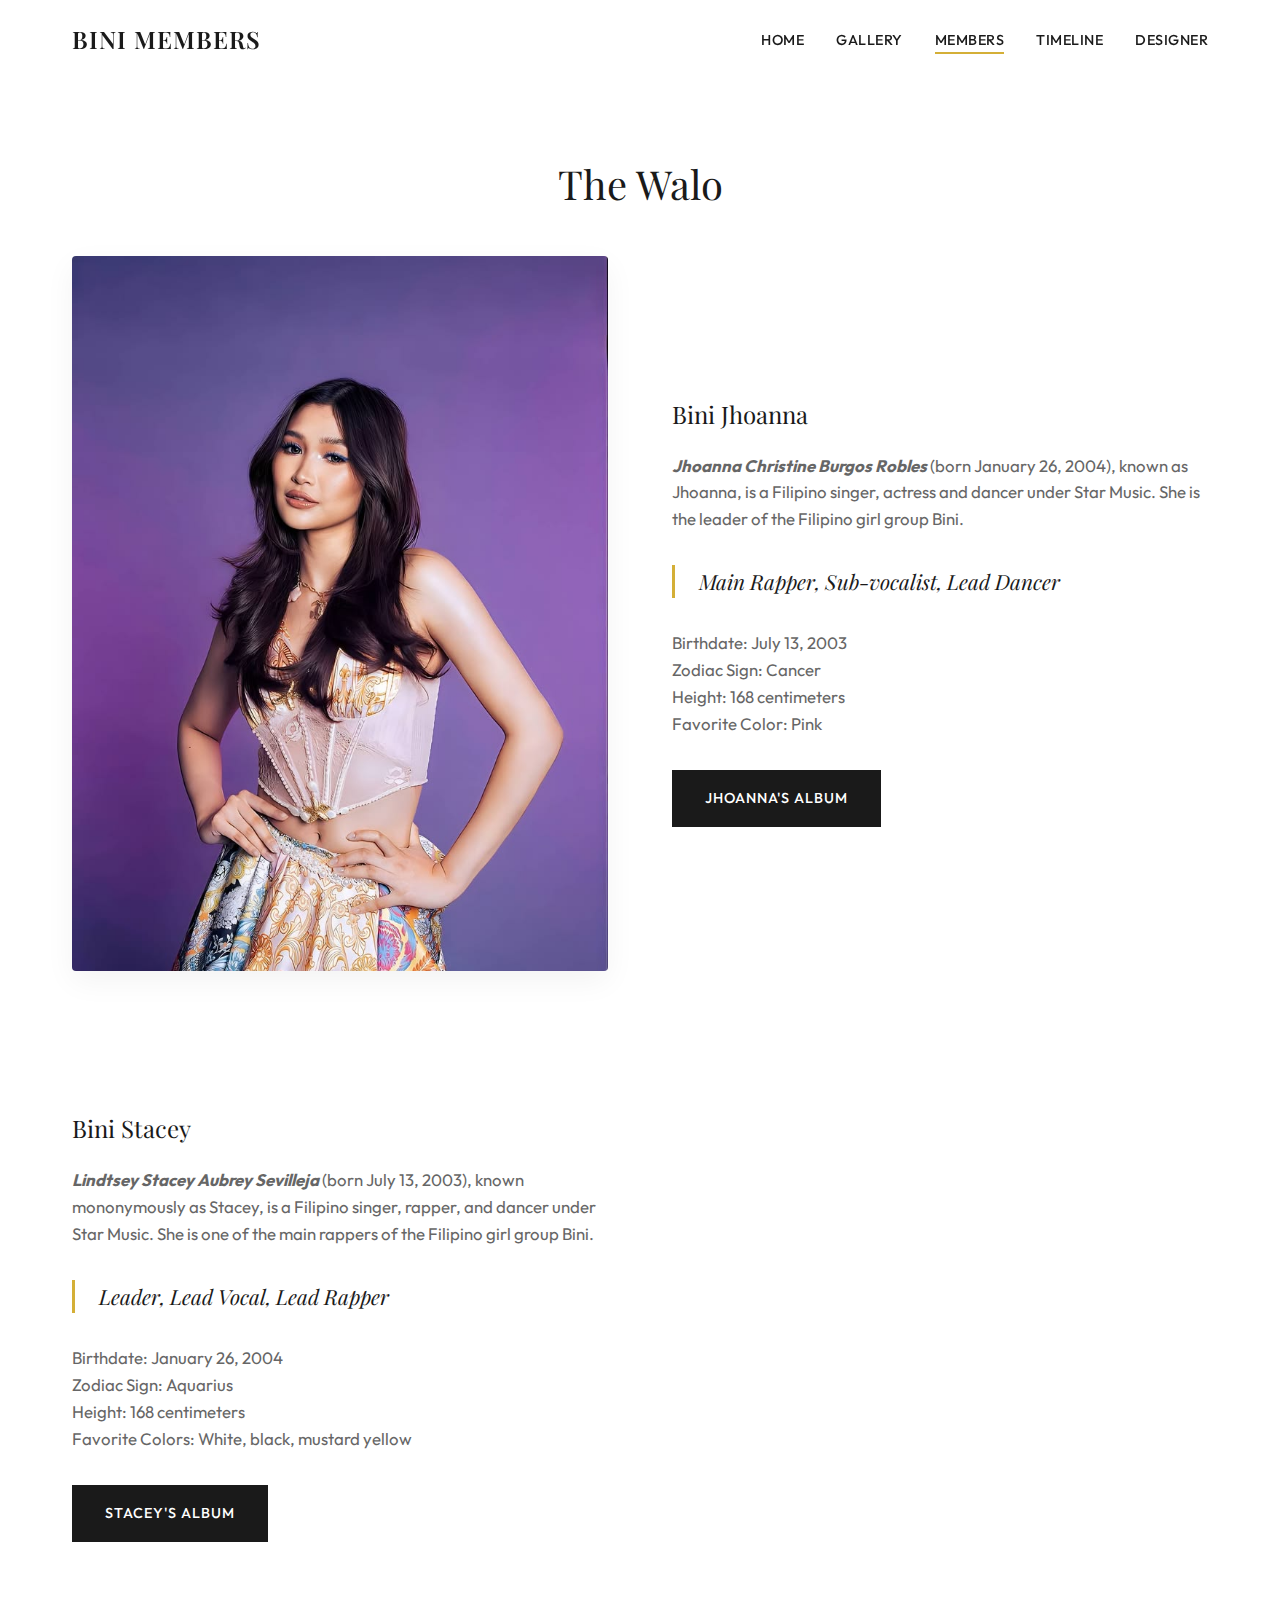
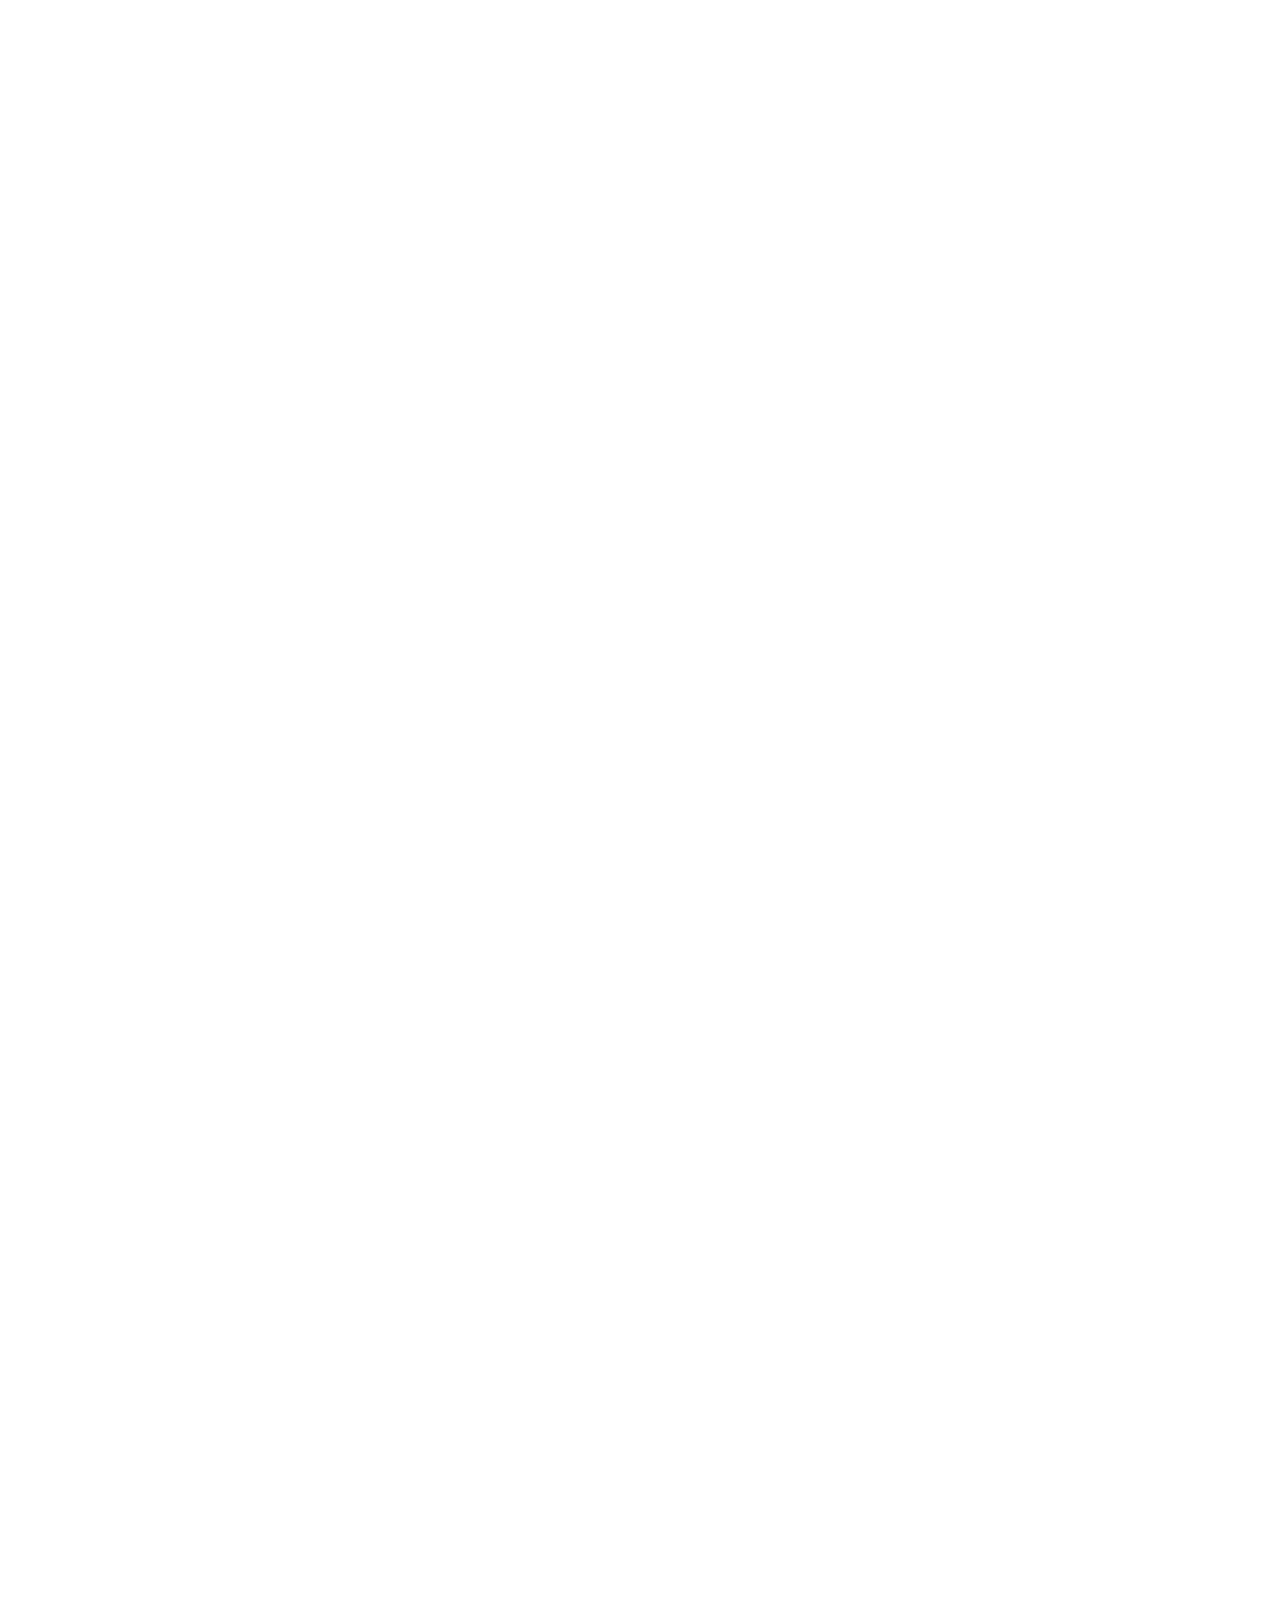
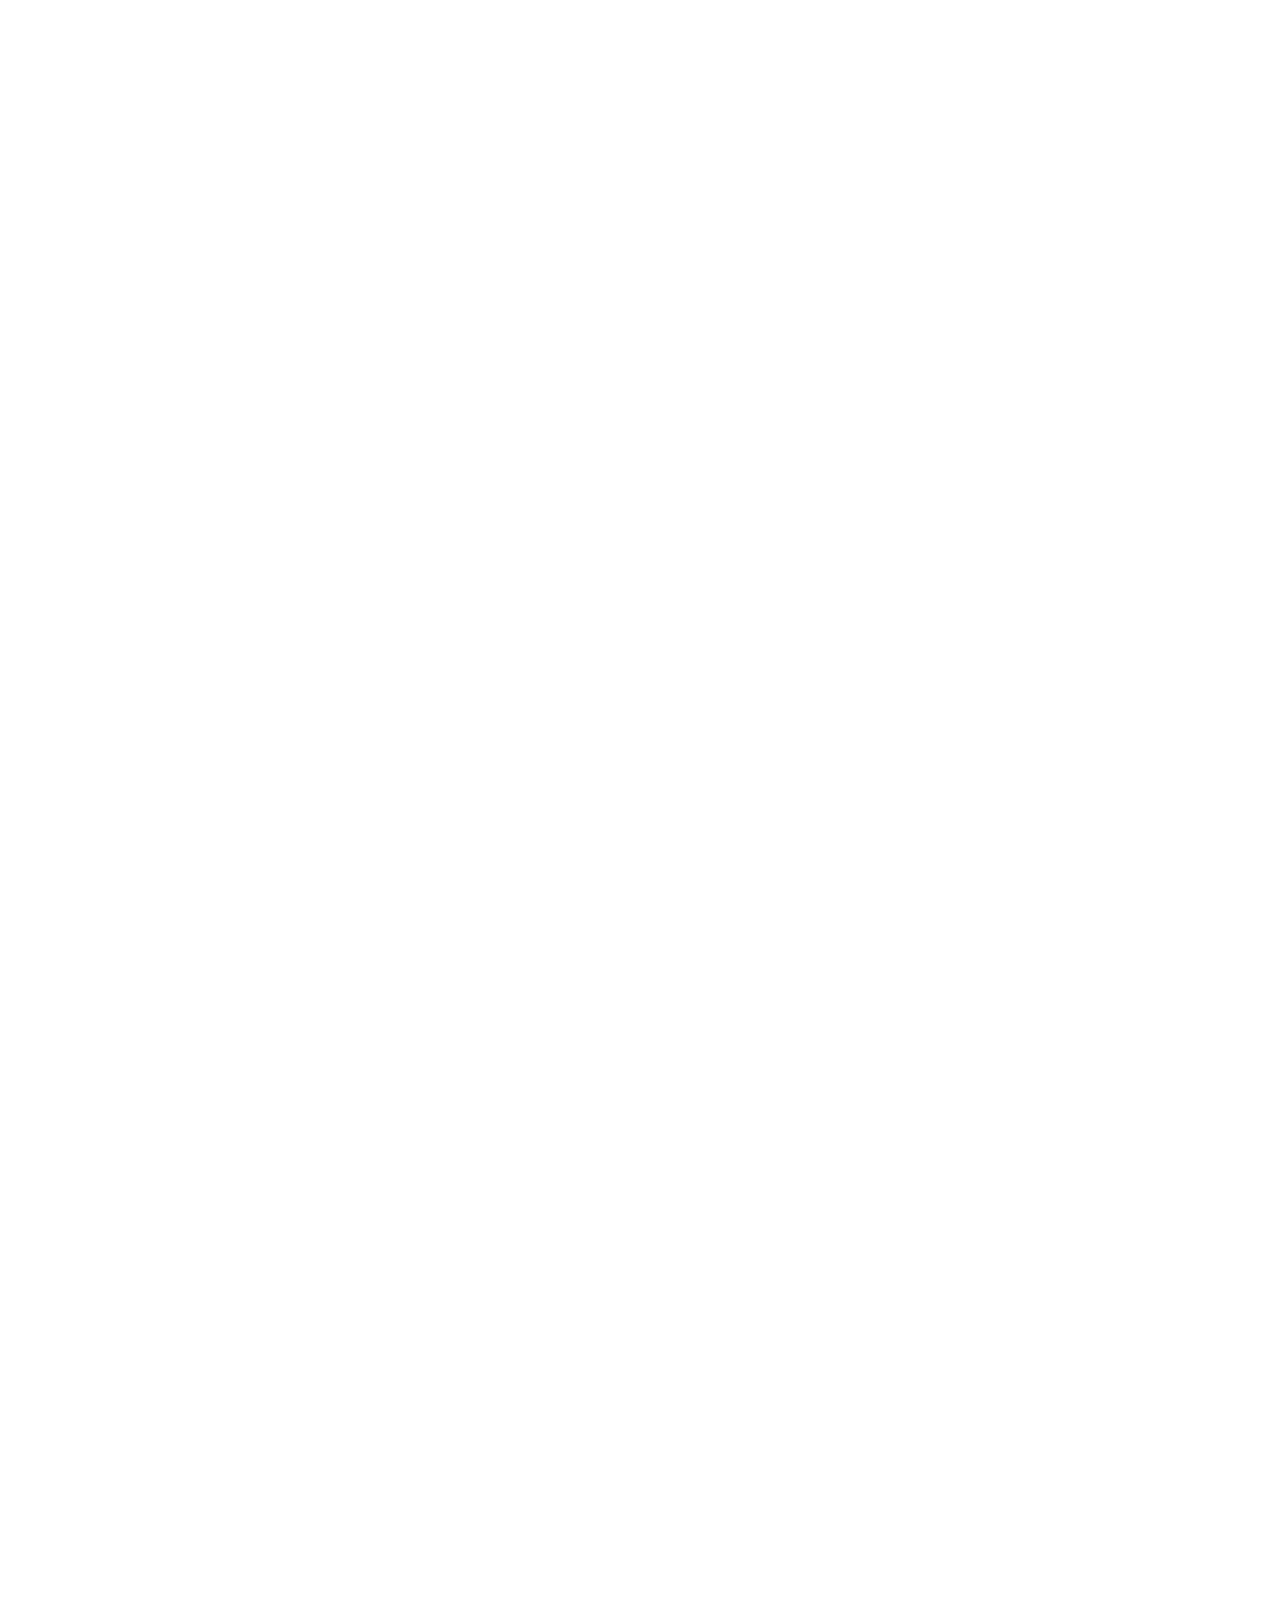
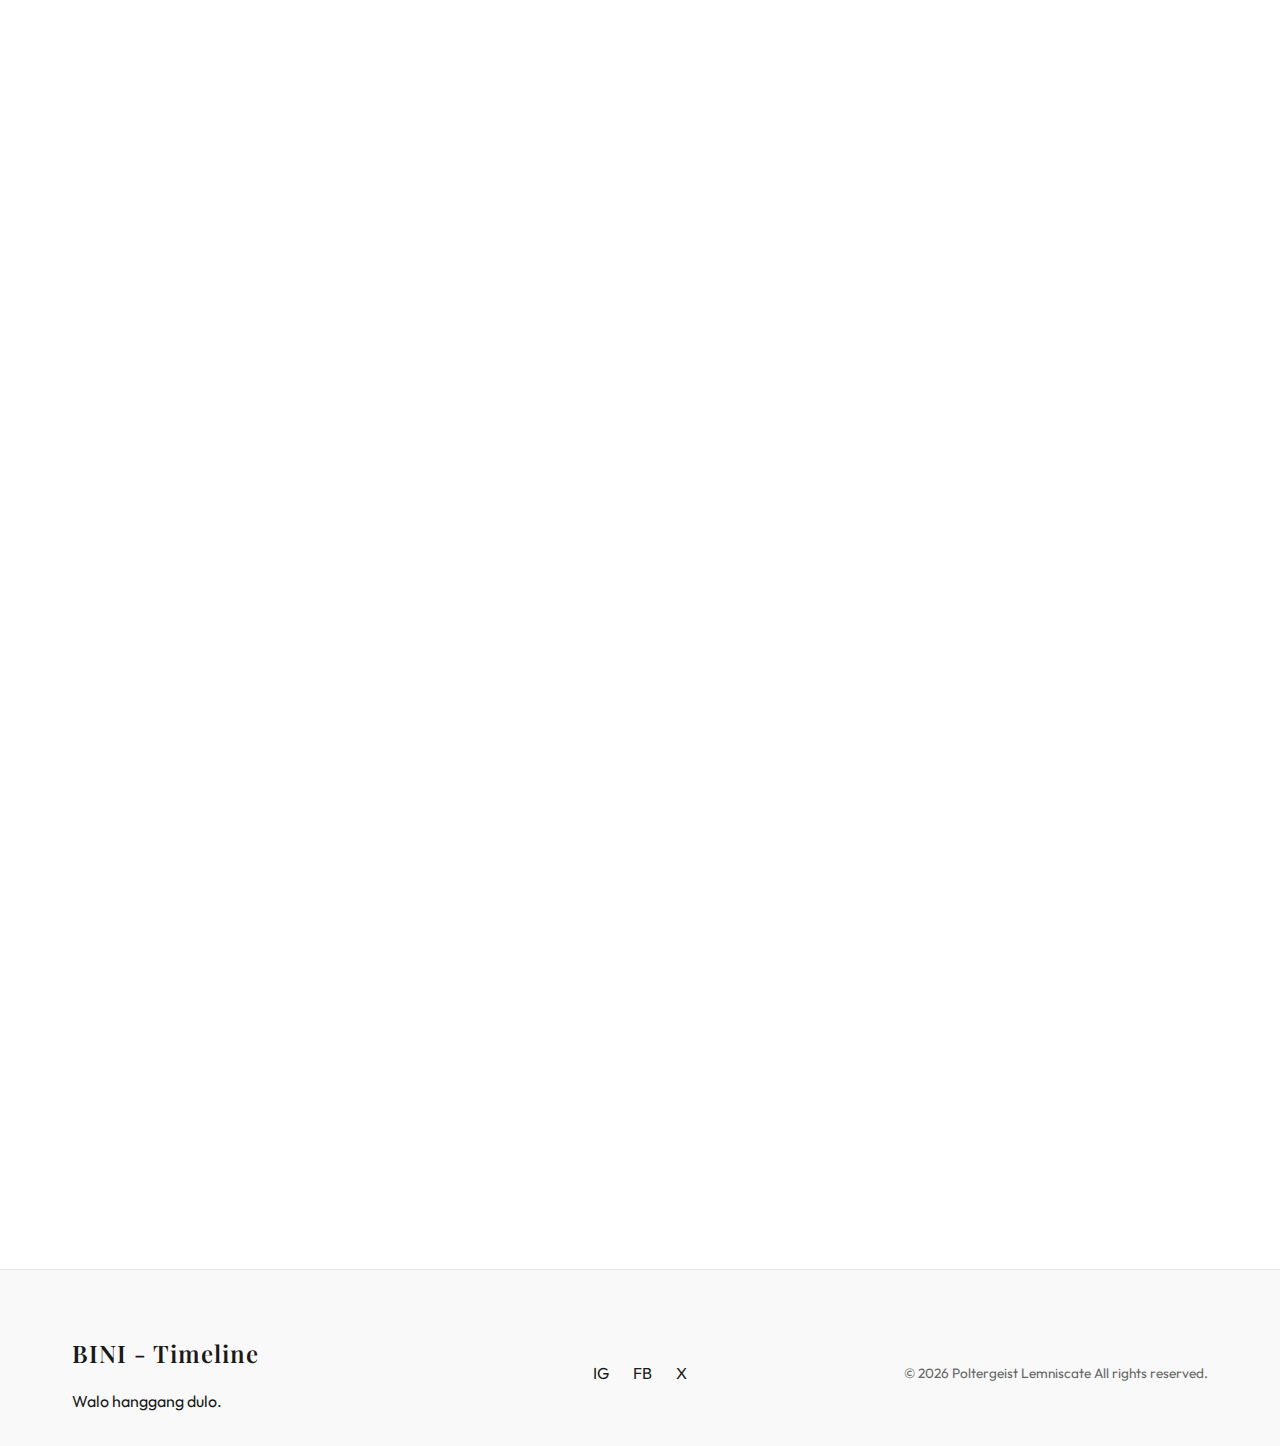
<file: about.html>
<!DOCTYPE html>
<html lang="en">

<head>
    <meta charset="UTF-8">
    <meta name="viewport" content="width=device-width, initial-scale=1.0">
    <title>Members - BINI</title>
    <meta name="description"
        content="Website for BINI made by a certified bloom. Walo hanggang dulo. -Poltergeist Lemniscate">
    <link rel="apple-touch-icon" sizes="180x180" href="images/favicon/apple-touch-icon.png">
    <link rel="icon" type="image/png" sizes="32x32" href="imageimages/favicon/favicon-32x32.png">
    <link rel="icon" type="image/png" sizes="16x16" href="images/favicon/favicon-16x16.png">
    <link rel="manifest" href="images/favicon/site.webmanifest">
    <link rel="preconnect" href="https://fonts.googleapis.com">
    <link rel="preconnect" href="https://fonts.gstatic.com" crossorigin>
    <link
        href="https://fonts.googleapis.com/css2?family=Outfit:wght@300;400;500;600&family=Playfair+Display:ital,wght@0,400;0,600;1,400&display=swap"
        rel="stylesheet">
    <link rel="stylesheet" href="css/style.css">
    <style>
        .about-layout {
            display: grid;
            gap: 4rem;
            align-items: center;
        }

        .about-layoutright {
            display: grid;
            gap: 4rem;
            align-items: center;
        }

        .about-img {
            border-radius: 4px;
            box-shadow: var(--shadow-soft);
            transition: var(--transition);
            aspect-ratio: 3 / 4;
            object-fit: cover;
        }

        .about-img:hover {
            box-shadow: var(--shadow-hover);
        }

        .about-text h2 {
            margin-bottom: 1.5rem;
        }

        .about-text p {
            margin-bottom: 1.5rem;
            color: var(--text-muted);
            font-size: 1.05rem;
        }

        .about-text blockquote {
            font-family: var(--font-serif);
            font-size: 1.3rem;
            font-style: italic;
            color: var(--text-main);
            border-left: 3px solid var(--accent);
            padding-left: 1.5rem;
            margin: 2rem 0;
        }

        @media (min-width: 768px) {
            .about-layout {
                grid-template-columns: 1fr 1fr;
            }

            .about-layoutright {
                grid-template-columns: 1fr 1fr;
            }
        }
    </style>
    <script src="js/main.js" defer></script>
</head>

<body>
    <header class="header">
        <div class="container header-inner">
            <a href="about.html" class="logo">BINI MEMBERS</a>
            <nav class="nav">
                <ul class="nav-list">
                    <li><a href="index.html" class="nav-link">Home</a></li>
                    <li><a href="portfolio.html" class="nav-link">Gallery</a></li>
                    <li><a href="about.html" class="nav-link active">Members</a></li>
                    <li><a href="timeline.html" class="nav-link">Timeline</a></li>
                    <li><a href="contact.html" class="nav-link">Designer</a></li>
                </ul>
                <button class="mobile-menu-btn" aria-label="Toggle Navigation">
                    <span class="bar"></span>
                    <span class="bar"></span>
                    <span class="bar"></span>
                </button>
            </nav>
        </div>
    </header>

    <main id="main-content">
        <section class="section">
            <div class="container margin-top-header" style="padding-top: 4rem;">
                <h1 class="section-title animate-fade-in-up">The Walo</h1>

                <div class="about-layout">
                    <div class="about-img-wrap animate-fade-in-up delay-1">
                        <img class="about-img" src="images/artists/jhoanna.jpg" alt="Artist working in studio"
                            loading="lazy">
                    </div>
                    <div class="about-text animate-fade-in-up delay-2">
                        <h2>Bini Jhoanna</h2>
                        <p><em><strong class="jho_artist">Jhoanna Christine Burgos Robles </strong></em> (born January
                            26,
                            2004), known
                            as
                            Jhoanna, is a
                            Filipino singer, actress and dancer under Star Music. She is the leader of the Filipino girl
                            group Bini.
                        </p>
                        <blockquote>
                            Main Rapper, Sub-vocalist, Lead Dancer
                        </blockquote>
                        <p>Birthdate: July 13, 2003 <br>
                            Zodiac Sign: Cancer <br>
                            Height: 168 centimeters <br>
                            Favorite Color: Pink</p>
                        <div style="margin-top: 2rem;">
                            <a href="jho.html" class="btn btn-primary">Jhoanna's Album</a>
                        </div>
                    </div>
                </div>

                <div class="about-layoutright">
                    <div class="about-text animate-fade-in-up delay-2">
                        <h2>Bini Stacey</h2>
                        <p><em><strong class="stacey_artist">Lindtsey Stacey Aubrey Sevilleja</strong></em> (born July
                            13, 2003),
                            known mononymously as Stacey, is a Filipino singer, rapper, and dancer under Star
                            Music. She is one of the main rappers of the Filipino girl group Bini.
                        </p>
                        <blockquote>
                            Leader, Lead Vocal, Lead Rapper
                        </blockquote>
                        <p>Birthdate: January 26, 2004 <br>
                            Zodiac Sign: Aquarius <br>
                            Height: 168 centimeters <br>
                            Favorite Colors: White, black, mustard yellow</p>
                        <div style="margin-top: 2rem;">
                            <a href="stacey.html" class="btn btn-primary">Stacey's Album</a>
                        </div>
                    </div>
                    <div class="about-img-wrap animate-fade-in-up delay-1">
                        <img class="about-img" src="images/artists/stacey.jpg" alt="Artist working in studio"
                            loading="lazy">
                    </div>
                </div>

                <div class="about-layout">
                    <div class="about-img-wrap animate-fade-in-up delay-1">
                        <img class="about-img" src="images/artists/maloi.jpg" alt="Artist working in studio"
                            loading="lazy">
                    </div>
                    <div class="about-text animate-fade-in-up delay-2">
                        <h2>Bini Maloi</h2>
                        <p><em><strong class="maloi_artist">Mary Loi Yves Ricalde </strong></em> (born May 27, 2002),
                            known professionally as Maloi, is a Filipino singer, performer, and actress under Star
                            Music. She is one of the main vocalists of the Filipino girl group Bini.
                        </p>
                        <blockquote>
                            Main Vocalist
                        </blockquote>
                        <p>Birthdate: May 27, 2002 <br>
                            Zodiac Sign: Gemini <br>
                            Height: 163 centimeters <br>
                            Favorite Colors: Black, white, light pink</p>
                        <div style="margin-top: 2rem;">
                            <a href="maloi.html" class="btn btn-primary">Maloi's Album</a>
                        </div>
                    </div>
                </div>

                <div class="about-layoutright">
                    <div class="about-text animate-fade-in-up delay-2">
                        <h2>Bini Mikha</h2>
                        <p><em><strong class="mikha_artist">Mikhaela Janna Jimenea Lim</strong></em> (born November 8,
                            2003), known professionally as Mikha, is a Filipino singer, rapper, actress and dancer under
                            Star Music. She is one of the main rappers of the Filipino girl group Bini.
                        </p>
                        <blockquote>
                            Lead Dancer, Main Rapper, Visual
                        </blockquote>
                        <p>Birthdate: November 8, 2003 <br>
                            Zodiac Sign: Scorpio <br>
                            Height: 162 centimeters <br>
                            Favorite Colors: Black, red</p>
                        <div style="margin-top: 2rem;">
                            <a href="mikha.html" class="btn btn-primary">Mikha's Album</a>
                        </div>
                    </div>
                    <div class="about-img-wrap animate-fade-in-up delay-1">
                        <img class="about-img" src="images/artists/mikha.jpg" alt="Artist working in studio"
                            loading="lazy">
                    </div>
                </div>

                <div class="about-layout">
                    <div class="about-img-wrap animate-fade-in-up delay-1">
                        <img class="about-img" src="images/artists/colet.jpg" alt="Artist working in studio"
                            loading="lazy">
                    </div>
                    <div class="about-text animate-fade-in-up delay-2">
                        <h2>Bini Colet</h2>
                        <p><em><strong class="colet_artist">Ma. Nicolette Florenosos Vergara </strong></em> known
                            professionally as Colet, is a Filipino singer, songwriter, dancer, and rapper under Star
                            Magic. She is one of the main vocalists of the Filipino girl group Bini.
                        </p>
                        <blockquote>
                            Main Vocalist, Lead Rapper, Lead Dancer
                        </blockquote>
                        <p>Birthdate: September 14, 2001<br>
                            Zodiac Sign: Virgo<br>
                            Height: 165 centimeters<br>
                            Favorite Colors: Black</p>
                        <div style="margin-top: 2rem;">
                            <a href="colet.html" class="btn btn-primary">Colet's Album</a>
                        </div>
                    </div>
                </div>

                <div class="about-layoutright">
                    <div class="about-text animate-fade-in-up delay-2">
                        <h2>Bini Aiah</h2>
                        <p><em><strong class="aiah_artist">Maraiah Queen Jaraula Arceta</strong></em> (born November 8,
                            2003), known professionally as Aiah, is a Filipino singer, rapper, dancer, and model. Her
                            career began by participating in school events, modeling, and beauty pageants, winning
                            titles such as Miss Silka Cebu and Miss Silka Philippines 2018. After gaining early exposure
                            through various ABS-CBN auditions, she joined Star Hunt Academy (SHA), graduating as one of
                            the final SHA Girl Trainees in October 2020, which later became the Filipino girl group Bini
                            and debuted on June 11, 2021.
                        </p>
                        <blockquote>
                            Main Rapper, Visual, Sub-vocalist
                        </blockquote>
                        <p>Birthdate: January 27, 2001 <br>
                            Zodiac Sign: Aquarius <br>
                            Height: 168 centimeters <br>
                            Favorite Color: Black</p>
                        <div style="margin-top: 2rem;">
                            <a href="aiah.html" class="btn btn-primary">Aiah's Album</a>
                        </div>
                    </div>
                    <div class="about-img-wrap animate-fade-in-up delay-1">
                        <img class="about-img" src="images/artists/aiah.jpg" alt="Artist working in studio"
                            loading="lazy">
                    </div>
                </div>

                <div class="about-layout">
                    <div class="about-img-wrap animate-fade-in-up delay-1">
                        <img class="about-img" src="images/artists/sheena.jpg" alt="Artist working in studio"
                            loading="lazy">
                    </div>
                    <div class="about-text animate-fade-in-up delay-2">
                        <h2>Bini Sheena</h2>
                        <p><em><strong class="sheena_artist">Sheena Mae Manuel Catacutan</strong></em> born May 9,
                            2004), known mononymously as Sheena, is a Filipino singer and dancer under Star Music. She
                            is the youngest member, main dancer, and one of the sub vocalists of the Filipino girl group
                            Bini. She was a housemate on Pinoy Big Brother: Otso (2018) with Gwen Apuli.
                        </p>
                        <blockquote>
                            Lead Rapper, Lead Vocalist
                        </blockquote>
                        <p>Birthdate: May 9, 2004 <br>
                            Zodiac Sign: Taurus <br>
                            Height: 165 centimeters <br>
                            Favorite Colors: Purple, black</p>
                        <div style="margin-top: 2rem;">
                            <a href="sheena.html" class="btn btn-primary">Sheena's Album</a>
                        </div>
                    </div>
                </div>

                <div class="about-layoutright">
                    <div class="about-text animate-fade-in-up delay-2">
                        <h2>Bini Gwen</h2>
                        <p><em><strong class="gwen_artist">Gweneth Llaguno Apuli</strong></em> (born June 19,
                            2003), known mononymously as Gwen, is a Filipino singer and dancer under Star Music.
                            She was a housemate on Pinoy Big Brother: Otso (2018) with Sheena Catacutan.
                        </p>
                        <blockquote>
                            Lead Rapper, Lead Vocalist
                        </blockquote>
                        <p>Birthdate: June 19, 2003 <br>
                            Zodiac Sign: Gemini <br>
                            Height: 168 centimeters <br>
                            Favorite Color: Pink, Black</p>
                        <div style="margin-top: 2rem;">
                            <a href="gwen.html" class="btn btn-primary">Gwen's Album</a>
                        </div>
                    </div>
                    <div class="about-img-wrap animate-fade-in-up delay-1">
                        <img class="about-img" src="images/artists/gwen.jpg" alt="Artist working in studio"
                            loading="lazy">
                    </div>
                </div>

            </div>
        </section>
    </main>

    <footer class="footer">
        <div class="container footer-inner">
            <div class="footer-brand">
                <span class="logo footer-logo">BINI - Timeline</span>
                <p>Walo hanggang dulo.</p>
            </div>
            <div class="footer-socials">
                <a href="#" aria-label="Instagram">IG</a>
                <a href="#" aria-label="Facebook">FB</a>
                <a href="#" aria-label="Twitter">X</a>
            </div>
            <div class="footer-copyright">
                &copy; 2026 Poltergeist Lemniscate All rights reserved.
            </div>
        </div>
    </footer>
</body>

</html>
</file>
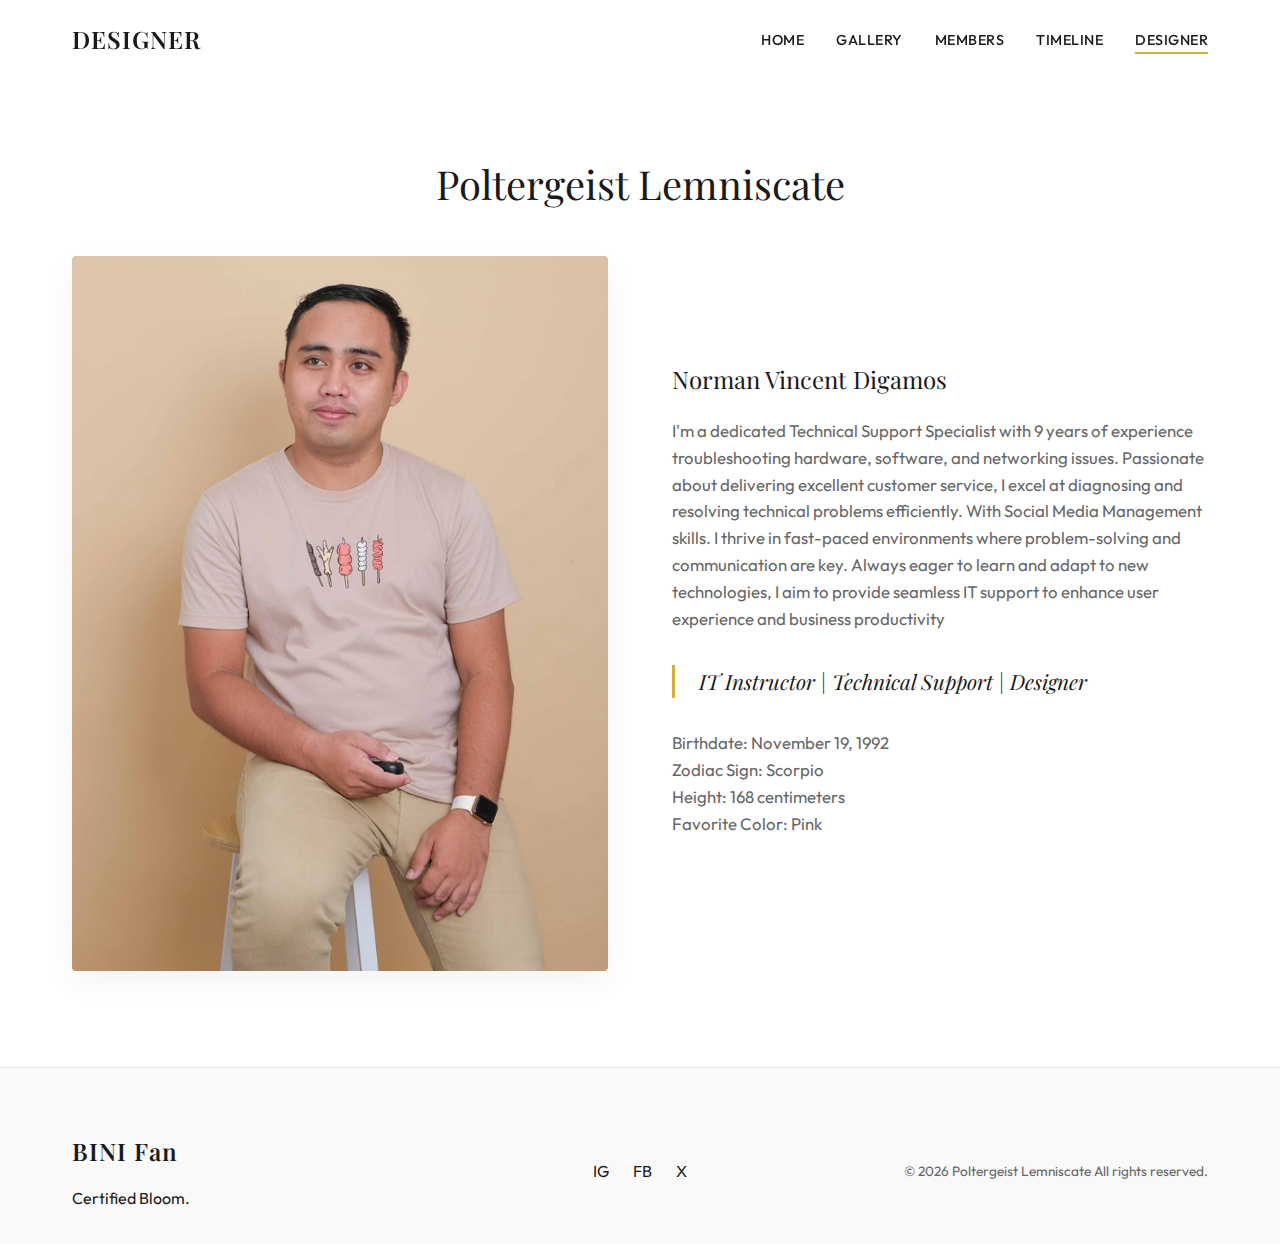
<file: contact.html>
<!DOCTYPE html>
<html lang="en">

<head>
    <meta charset="UTF-8">
    <meta name="viewport" content="width=device-width, initial-scale=1.0">
    <title>Designer</title>
    <meta name="description"
        content="Website for BINI made by a certified bloom. Walo hanggang dulo. -Poltergeist Lemniscate">
    <link rel="apple-touch-icon" sizes="180x180" href="images/favicon/apple-touch-icon.png">
    <link rel="icon" type="image/png" sizes="32x32" href="imageimages/favicon/favicon-32x32.png">
    <link rel="icon" type="image/png" sizes="16x16" href="images/favicon/favicon-16x16.png">
    <link rel="manifest" href="images/favicon/site.webmanifest">
    <link rel="preconnect" href="https://fonts.googleapis.com">
    <link rel="preconnect" href="https://fonts.gstatic.com" crossorigin>
    <link
        href="https://fonts.googleapis.com/css2?family=Outfit:wght@300;400;500;600&family=Playfair+Display:ital,wght@0,400;0,600;1,400&display=swap"
        rel="stylesheet">
    <link rel="stylesheet" href="css/style.css">
    <style>
        .contact-layout {
            display: grid;
            gap: 4rem;
            align-items: center;
        }

        .contact-layoutright {
            display: grid;
            gap: 4rem;
            align-items: center;
        }

        .contact-img {
            border-radius: 4px;
            box-shadow: var(--shadow-soft);
            transition: var(--transition);
            aspect-ratio: 3 / 4;
            object-fit: cover;
        }

        .contact-img:hover {
            box-shadow: var(--shadow-hover);
        }

        .contact-text h2 {
            margin-bottom: 1.5rem;
        }

        .contact-text p {
            margin-bottom: 1.5rem;
            color: var(--text-muted);
            font-size: 1.05rem;
        }



        .contact-text blockquote {
            font-family: var(--font-serif);
            font-size: 1.3rem;
            font-style: italic;
            color: var(--text-main);
            border-left: 3px solid var(--accent);
            padding-left: 1.5rem;
            margin: 2rem 0;
        }

        @media (min-width: 768px) {
            .contact-layout {
                grid-template-columns: 1fr 1fr;
            }

            .contact-layoutright {
                grid-template-columns: 1fr 1fr;
            }
        }
    </style>
    <script src="js/main.js" defer></script>
</head>

<body>
    <header class="header">
        <div class="container header-inner">
            <a href="contact.html" class="logo">DESIGNER</a>
            <nav class="nav">
                <ul class="nav-list">
                    <li><a href="index.html" class="nav-link">Home</a></li>
                    <li><a href="portfolio.html" class="nav-link">Gallery</a></li>
                    <li><a href="about.html" class="nav-link">Members</a></li>
                    <li><a href="timeline.html" class="nav-link">Timeline</a></li>
                    <li><a href="contact.html" class="nav-link active">Designer</a></li>
                </ul>
                <button class="mobile-menu-btn" aria-label="Toggle Navigation">
                    <span class="bar"></span>
                    <span class="bar"></span>
                    <span class="bar"></span>
                </button>
            </nav>
        </div>
    </header>

    <main id="main-content">
        <section class="section">
            <div class="container margin-top-header" style="padding-top: 4rem;">
                <h1 class="section-title animate-fade-in-up">Poltergeist Lemniscate</h1>

                <div class="contact-layout">
                    <div class="contact-img-wrap animate-fade-in-up delay-1">
                        <img class="contact-img" src="images/artists/me.jpg" alt="Artist working in studio"
                            loading="lazy">
                    </div>
                    <div class="contact-text animate-fade-in-up delay-2">
                        <h2>Norman Vincent Digamos</h2>
                        <p>I'm a dedicated
                            Technical Support Specialist with 9 years of
                            experience troubleshooting hardware, software, and networking
                            issues. Passionate about delivering excellent customer service, I
                            excel at diagnosing and resolving technical problems efficiently.
                            With Social Media Management skills. I thrive in fast-paced
                            environments where problem-solving and communication are key.
                            Always eager to learn and adapt to new technologies, I aim to
                            provide seamless IT support to enhance user experience and
                            business productivity
                        </p>
                        <blockquote>
                            IT Instructor | Technical Support | Designer
                        </blockquote>
                        <p>Birthdate: November 19, 1992 <br>
                            Zodiac Sign: Scorpio <br>
                            Height: 168 centimeters <br>
                            Favorite Color: Pink</p>

                    </div>
                </div>



            </div>
        </section>
    </main>

    <footer class="footer">
        <div class="container footer-inner">
            <div class="footer-brand">
                <span class="logo footer-logo">BINI Fan</span>
                <p>Certified Bloom.</p>
            </div>
            <div class="footer-socials">
                <a href="#" aria-label="Instagram">IG</a>
                <a href="#" aria-label="Facebook">FB</a>
                <a href="#" aria-label="Twitter">X</a>
            </div>
            <div class="footer-copyright">
                &copy; 2026 Poltergeist Lemniscate All rights reserved.
            </div>
        </div>
    </footer>
</body>

</html>
</file>
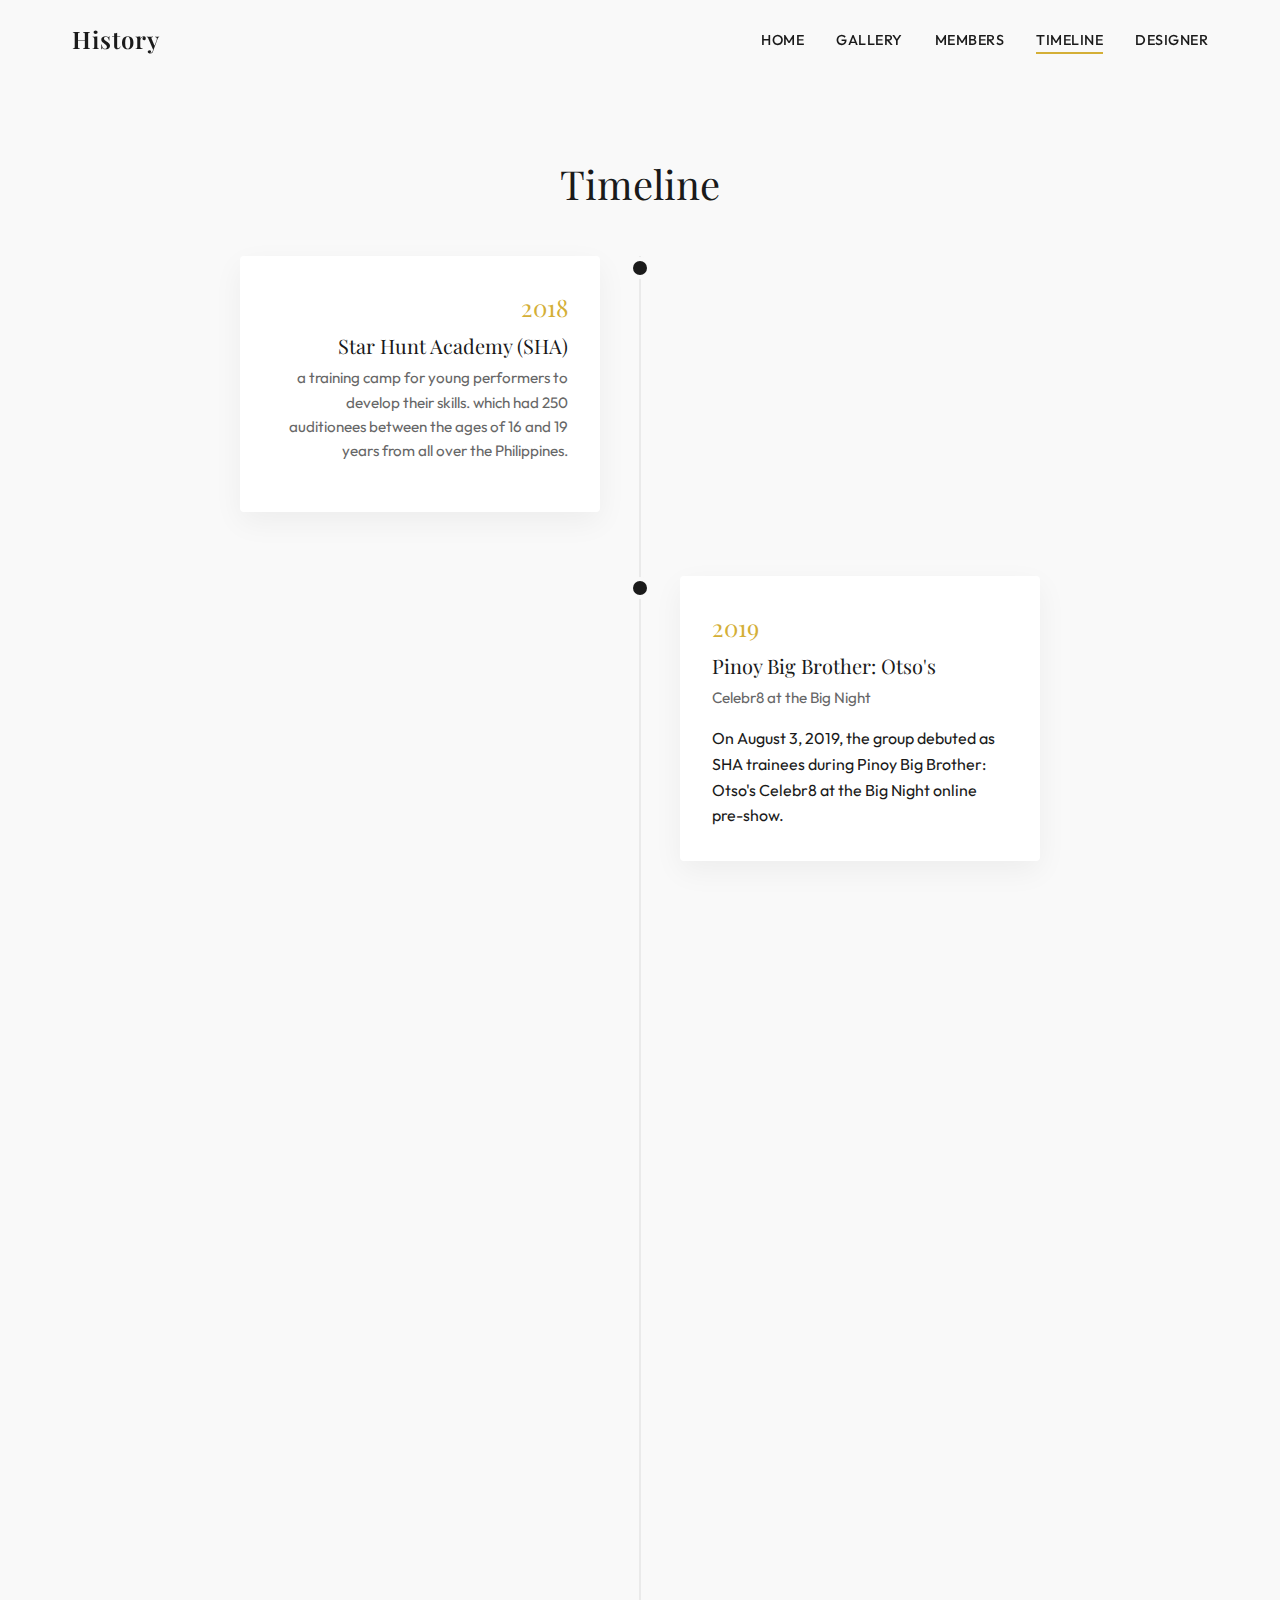
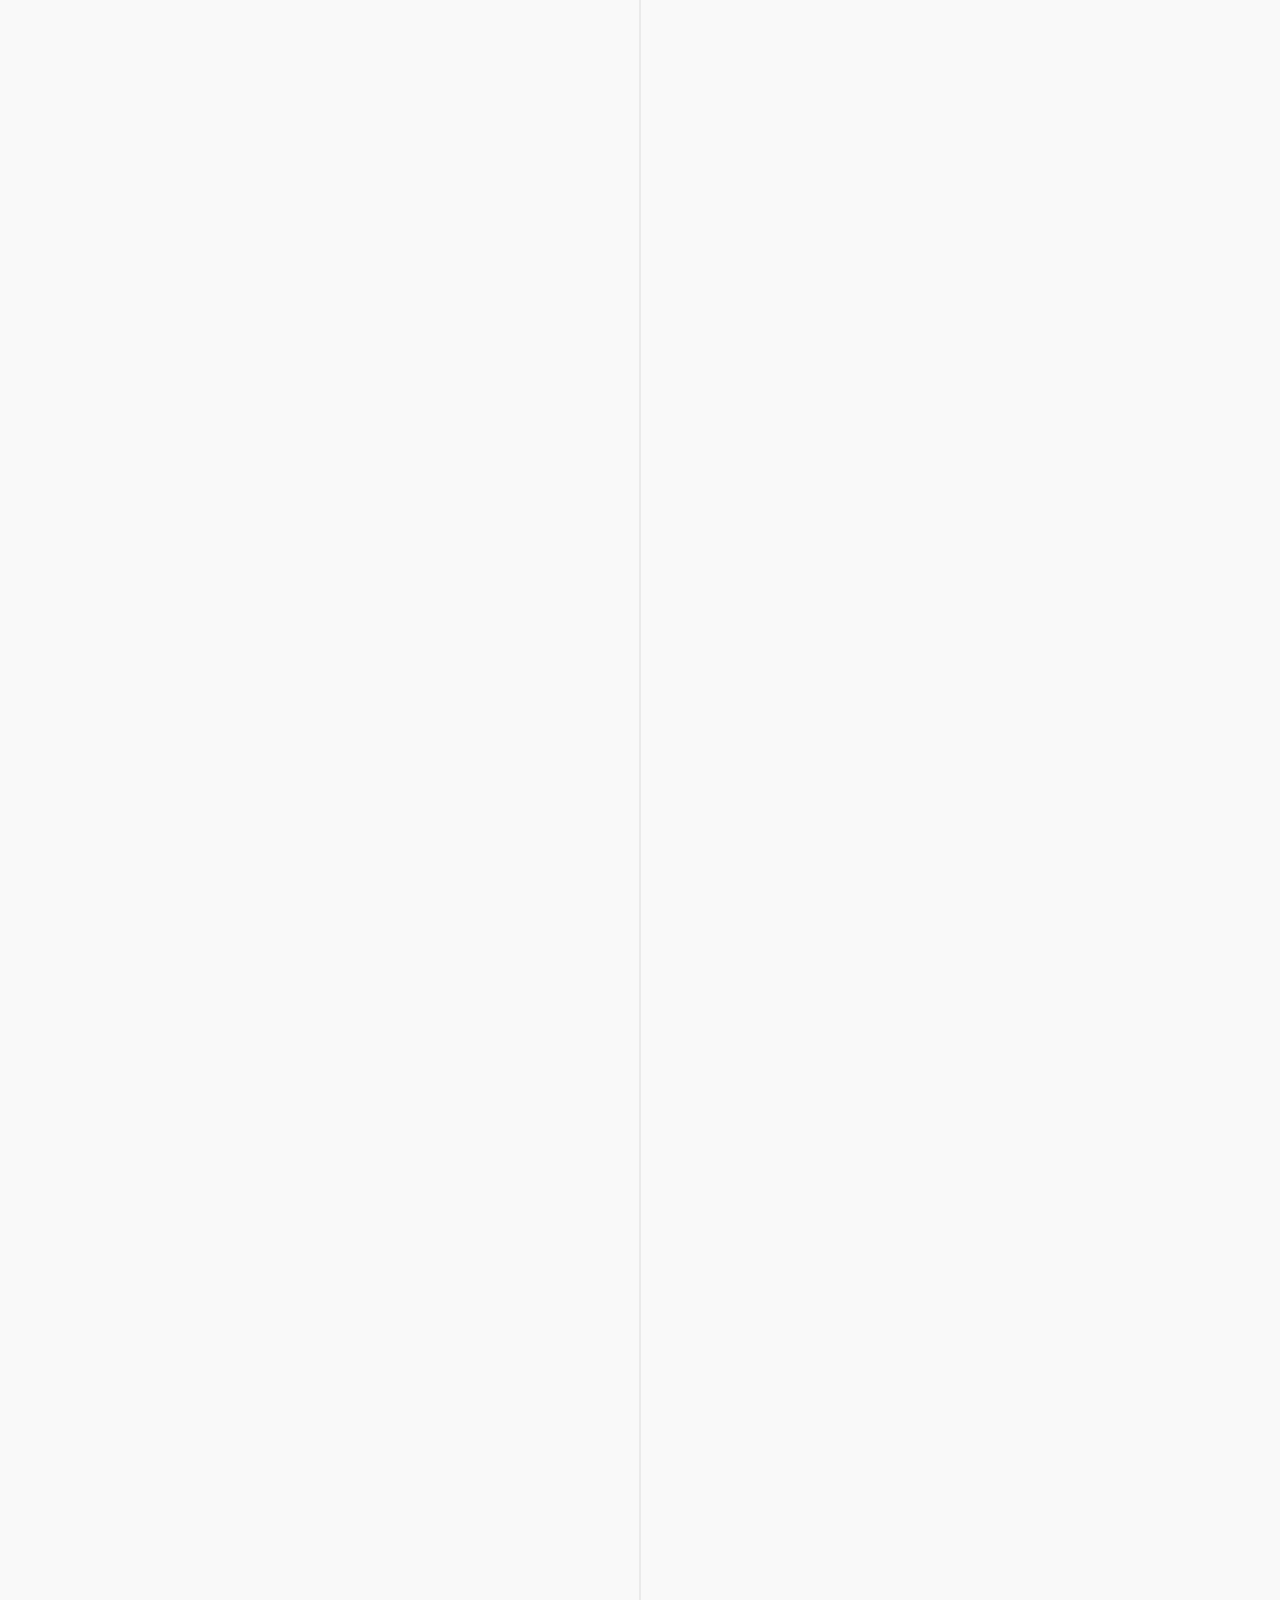
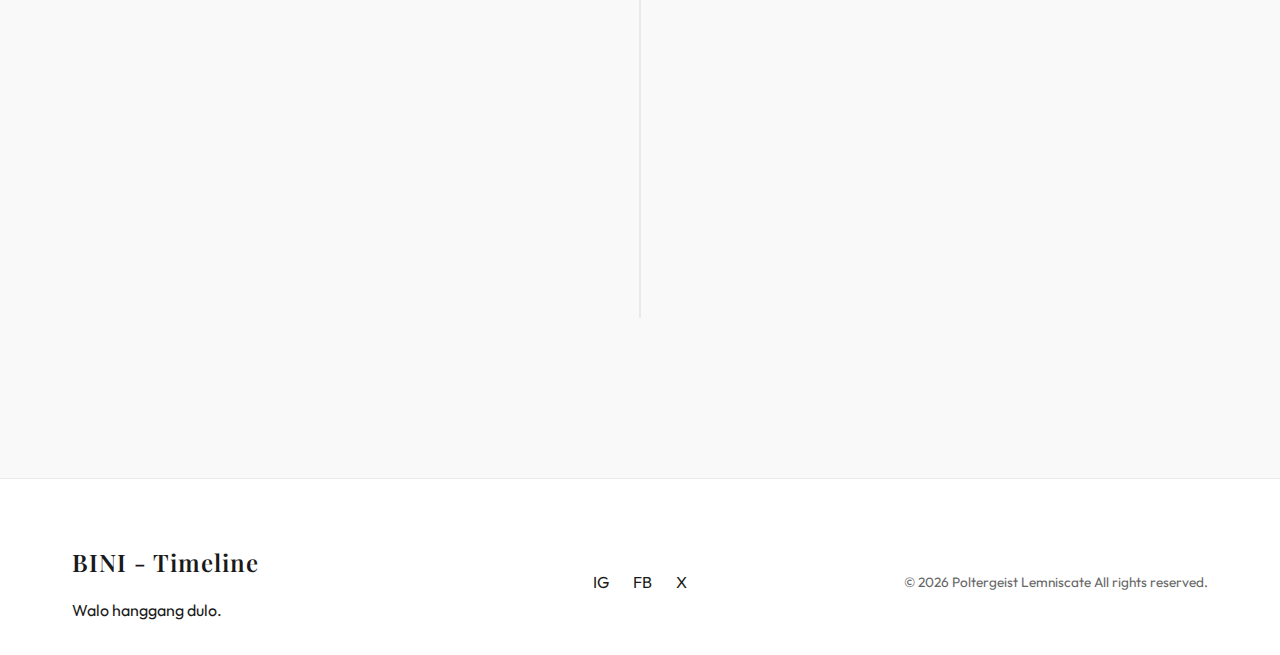
<file: timeline.html>
<!DOCTYPE html>
<html lang="en">

<head>
    <meta charset="UTF-8">
    <meta name="viewport" content="width=device-width, initial-scale=1.0">
    <title>BINI - HISTORY</title>
    <meta name="description"
        content="Website for BINI made by a certified bloom. Walo hanggang dulo. -Poltergeist Lemniscate">
    <link rel="apple-touch-icon" sizes="180x180" href="images/favicon/apple-touch-icon.png">
    <link rel="icon" type="image/png" sizes="32x32" href="imageimages/favicon/favicon-32x32.png">
    <link rel="icon" type="image/png" sizes="16x16" href="images/favicon/favicon-16x16.png">
    <link rel="manifest" href="images/favicon/site.webmanifest">
    <link rel="preconnect" href="https://fonts.googleapis.com">
    <link rel="preconnect" href="https://fonts.gstatic.com" crossorigin>
    <link
        href="https://fonts.googleapis.com/css2?family=Outfit:wght@300;400;500;600&family=Playfair+Display:ital,wght@0,400;0,600;1,400&display=swap"
        rel="stylesheet">
    <link rel="stylesheet" href="css/style.css">
    <style>
        .timeline {
            max-width: 800px;
            margin: 0 auto;
            position: relative;
        }

        .timeline::before {
            content: '';
            position: absolute;
            top: 0;
            bottom: 0;
            left: 20px;
            width: 2px;
            background: var(--border-color);
        }

        .timeline-item {
            position: relative;
            padding-left: 60px;
            margin-bottom: 4rem;
        }

        .timeline-item::before {
            content: '';
            position: absolute;
            top: 5px;
            left: 14px;
            width: 14px;
            height: 14px;
            border-radius: 50%;
            background: var(--text-main);
            box-shadow: 0 0 0 4px var(--bg-surface);
            z-index: 1;
            transition: var(--transition);
        }

        .timeline-item:hover::before {
            background: var(--accent);
            transform: scale(1.2);
        }

        .timeline-year {
            font-family: var(--font-serif);
            font-size: 1.5rem;
            color: var(--accent);
            margin-bottom: 0.5rem;
            display: inline-block;
        }

        .timeline-content {
            background: var(--bg-color);
            padding: 2rem;
            border-radius: 4px;
            box-shadow: var(--shadow-soft);
            transition: var(--transition);
        }

        .timeline-content:hover {
            box-shadow: var(--shadow-hover);
            transform: translateY(-3px);
        }

        .exhibition-title {
            font-size: 1.25rem;
            margin-bottom: 0.5rem;
        }

        .exhibition-location {
            color: var(--text-muted);
            font-size: 0.95rem;
            margin-bottom: 1rem;
        }

        @media (min-width: 768px) {
            .timeline::before {
                left: 50%;
                transform: translateX(-50%);
            }

            .timeline-item {
                width: 50%;
                padding-left: 0;
                padding-right: 40px;
                margin-left: 0;
            }

            .timeline-item:nth-child(even) {
                margin-left: 50%;
                padding-right: 0;
                padding-left: 40px;
            }

            .timeline-item::before {
                left: auto;
                right: -7px;
            }

            .timeline-item:nth-child(even)::before {
                left: -7px;
                right: auto;
            }

            .timeline-content {
                text-align: right;
            }

            .timeline-item:nth-child(even) .timeline-content {
                text-align: left;
            }
        }
    </style>
    <script src="js/main.js" defer></script>
</head>

<body class="bg-surface">
    <header class="header">
        <div class="container header-inner">
            <a href="index.html" class="logo">History</a>
            <nav class="nav">
                <ul class="nav-list">
                    <li><a href="index.html" class="nav-link">Home</a></li>
                    <li><a href="portfolio.html" class="nav-link">Gallery</a></li>
                    <li><a href="about.html" class="nav-link">Members</a></li>
                    <li><a href="timeline.html" class="nav-link active">Timeline</a></li>
                    <li><a href="contact.html" class="nav-link">Designer</a></li>
                </ul>
                <button class="mobile-menu-btn" aria-label="Toggle Navigation">
                    <span class="bar"></span>
                    <span class="bar"></span>
                    <span class="bar"></span>
                </button>
            </nav>
        </div>
    </header>

    <main id="main-content">
        <section class="section">
            <div class="container margin-top-header" style="padding-top: 4rem;">
                <h1 class="section-title animate-fade-in-up">Timeline</h1>

                <div class="timeline">
                    <!-- Item 1 -->
                    <div class="timeline-item animate-fade-in-up delay-1">
                        <div class="timeline-content">
                            <span class="timeline-year">2018</span>
                            <h3 class="exhibition-title">Star Hunt Academy (SHA)</h3>
                            <p class="exhibition-location">a training camp for young performers to develop their skills.
                                which had 250 auditionees between the ages of 16 and 19 years from all over the
                                Philippines.
                            </p>
                        </div>
                    </div>

                    <!-- Item 2 -->
                    <div class="timeline-item animate-fade-in-up delay-2">
                        <div class="timeline-content">
                            <span class="timeline-year">2019</span>
                            <h3 class="exhibition-title"> Pinoy Big Brother: Otso's </h3>
                            <p class="exhibition-location">Celebr8 at the Big Night</p>
                            <p>On August 3, 2019, the group debuted as SHA trainees during Pinoy Big Brother: Otso's
                                Celebr8 at the Big Night online pre-show.</p>
                        </div>
                    </div>

                    <!-- Item 3 -->
                    <div class="timeline-item animate-fade-in-up delay-1">
                        <div class="timeline-content">
                            <span class="timeline-year">2021–2022</span>
                            <h3 class="exhibition-title">Debut"</h3>
                            <p class="exhibition-location">Born to Win</p>
                            <p>Bini released multiple teasers leading to their debut, with the first one coming out on
                                May 4, 2021, through a QR code leading to an image that read "Are you ready for the
                                Biniverse?" The same month, their music label, Star Music, announced the group's
                                premiere with the single "Born to Win", which was released on June 4.</p>
                        </div>
                    </div>

                    <!-- Item 4 -->
                    <div class="timeline-item animate-fade-in-up delay-2">
                        <div class="timeline-content">
                            <span class="timeline-year">2022</span>
                            <h3 class="exhibition-title">Feel Good</h3>
                            <p class="exhibition-location">Second Studio Album</p>
                            <p> On September 29, Bini released their second studio album, Feel Good, which consisted of
                                five original songs: "No Fear", "Lagi", "I Feel Good", "Huwag Muna Tayong Umuwi",
                                "Strings"</p>
                        </div>
                    </div>

                    <!-- Item 4 -->
                    <div class="timeline-item animate-fade-in-up delay-2">
                        <div class="timeline-content">
                            <span class="timeline-year">2023–2024</span>
                            <h3 class="exhibition-title">Domestic success</h3>
                            <p class="exhibition-location">Pantropiko</p>
                            <p> The group released the singles "Karera" and "Pantropiko". "Karera" became widely
                                recognized at school graduation ceremonies for its themes and lyrics, which resonated
                                with students. Bini gained further recognition after "Pantropiko" went viral on TikTok,
                                being regarded as a summer anthem in the Philippines. Its trend led to the "Pantropiko
                                Dance Challenge", in which millions of users participated.</p>
                        </div>
                    </div>

                    <!-- Item 4 -->
                    <div class="timeline-item animate-fade-in-up delay-2">
                        <div class="timeline-content">
                            <span class="timeline-year">2024</span>
                            <h3 class="exhibition-title">Talaarawan</h3>
                            <p class="exhibition-location">Third Album</p>
                            <p> Bini released the EP Talaarawan, which consisted of six songs: "Pantropiko", "Karera",
                                "Salamin Salamin", "Ang Huling Cha Cha", "Na Na Nandito Lang"</p>
                        </div>
                    </div>

                    <div class="timeline-item animate-fade-in-up delay-1">
                        <div class="timeline-content">
                            <span class="timeline-year">2024</span>
                            <h3 class="exhibition-title">Biniverse"</h3>
                            <p class="exhibition-location">First Tour</p>
                            <p>In June 28, 2024, Bini began their first tour, titled Biniverse, with a three-day concert
                                at the New Frontier Theater in Quezon City. It was followed by stops in Baguio, Cebu
                                City, and General Santos in July, and an overseas leg in Canada in August. In November,
                                the group held another three-day show, titled the Grand Biniverse, at the Araneta
                                Coliseum in Quezon City. Bini became the first Filipino girl group to hold three
                                consecutive sold-out shows at the New Frontier Theater as well as the Araneta Coliseum.
                            </p>
                        </div>
                    </div>

                    <div class="timeline-item animate-fade-in-up delay-1">
                        <div class="timeline-content">
                            <span class="timeline-year">2025</span>
                            <h3 class="exhibition-title">Blink Twice"</h3>
                            <p class="exhibition-location">New Single</p>
                            <p>On February 4, 2025, Bini renewed their contracts with Star Magic and Star Music. On
                                February 13, the group released the new single "Blink Twice"
                            </p>
                        </div>
                    </div>

                </div>
            </div>
        </section>
    </main>

    <footer class="footer" style="background-color: var(--bg-color);">
        <div class="container footer-inner">
            <div class="footer-brand">
                <span class="logo footer-logo">BINI - Timeline</span>
                <p>Walo hanggang dulo.</p>
            </div>
            <div class="footer-socials">
                <a href="#" aria-label="Instagram">IG</a>
                <a href="#" aria-label="Facebook">FB</a>
                <a href="#" aria-label="Twitter">X</a>
            </div>
            <div class="footer-copyright">
                &copy; 2026 Poltergeist Lemniscate All rights reserved.
            </div>
        </div>
    </footer>
</body>

</html>
</file>
<file: css/style.css>
/* =========================================
   CSS Variables & Theme
   ========================================= */
:root {
  /* Colors */
  --bg-color: #ffffff;
  --bg-surface: #f9f9f9;
  --text-main: #1a1a1a;
  --text-muted: #666666;
  --accent: #d4af37;
  /* Subtle gold accent */
  --border-color: #eaeaea;

  /* Typography */
  --font-sans: 'Outfit', sans-serif;
  --font-serif: 'Playfair Display', serif;

  /* Layout */
  --max-width: 1200px;
  --header-height: 80px;

  /* Shadows & Transitions */
  --shadow-soft: 0 10px 30px rgba(0, 0, 0, 0.05);
  --shadow-hover: 0 15px 40px rgba(0, 0, 0, 0.1);
  --transition: all 0.3s cubic-bezier(0.25, 0.8, 0.25, 1);
}

/* Dark Mode optional */
@media (prefers-color-scheme: dark) {
  :root {
    --bg-color: #0f0f0f;
    --bg-surface: #1a1a1a;
    --text-main: #f0f0f0;
    --text-muted: #a0a0a0;
    --border-color: #333333;
    --shadow-soft: 0 10px 30px rgba(0, 0, 0, 0.5);
    --shadow-hover: 0 15px 40px rgba(0, 0, 0, 0.7);
  }
}

/* =========================================
   Reset & Base Styles
   ========================================= */
* {
  margin: 0;
  padding: 0;
  box-sizing: border-box;
}

html {
  scroll-behavior: smooth;
}

body {
  font-family: var(--font-sans);
  color: var(--text-main);
  background-color: var(--bg-color);
  line-height: 1.6;
  -webkit-font-smoothing: antialiased;
}

img {
  max-width: 100%;
  height: auto;
  display: block;
}

a {
  text-decoration: none;
  color: inherit;
  transition: var(--transition);
}

ul {
  list-style: none;
}

button {
  border: none;
  background: none;
  cursor: pointer;
  font-family: inherit;
}

.container {
  max-width: var(--max-width);
  margin: 0 auto;
  padding: 0 2rem;
}

.section {
  padding: 6rem 0;
}

.bg-surface {
  background-color: var(--bg-surface);
}

/* =========================================
   Typography
   ========================================= */
h1,
h2,
h3,
h4,
h5,
h6 {
  font-family: var(--font-serif);
  font-weight: 400;
  line-height: 1.2;
}

.section-title {
  font-size: 2.5rem;
  margin-bottom: 3rem;
  text-align: center;
}

.section-header {
  display: flex;
  justify-content: space-between;
  align-items: flex-end;
  margin-bottom: 3rem;
}

.section-header .section-title {
  margin-bottom: 0;
  text-align: left;
}

/* =========================================
   Header & Navigation
   ========================================= */
.header {
  position: fixed;
  top: 0;
  left: 0;
  width: 100%;
  height: var(--header-height);
  background: rgba(var(--bg-color), 0.9);
  backdrop-filter: blur(10px);
  z-index: 100;
  border-bottom: 1px solid transparent;
  transition: var(--transition);
}

.header.scrolled {
  border-bottom-color: var(--border-color);
  box-shadow: var(--shadow-soft);
}

.header-inner {
  display: flex;
  justify-content: space-between;
  align-items: center;
  height: 100%;
}

.logo {
  font-family: var(--font-serif);
  font-size: 1.5rem;
  font-weight: 600;
  letter-spacing: 1px;
}

.nav-list {
  display: flex;
  gap: 2rem;
}

.nav-link {
  font-size: 0.9rem;
  font-weight: 500;
  letter-spacing: 0.5px;
  text-transform: uppercase;
  position: relative;
}

.nav-link::after {
  content: '';
  position: absolute;
  bottom: -5px;
  left: 0;
  width: 0;
  height: 2px;
  background-color: var(--accent);
  transition: var(--transition);
}

.nav-link:hover::after,
.nav-link.active::after {
  width: 100%;
}

.mobile-menu-btn {
  display: none;
  flex-direction: column;
  gap: 6px;
  z-index: 101;
}

.bar {
  width: 25px;
  height: 2px;
  background-color: var(--text-main);
  transition: 0.3s;
}

/* =========================================
   Buttons
   ========================================= */
.btn {
  display: inline-flex;
  align-items: center;
  justify-content: center;
  padding: 1rem 2rem;
  font-size: 0.9rem;
  font-weight: 500;
  text-transform: uppercase;
  letter-spacing: 1px;
  transition: var(--transition);
  border: 1px solid transparent;
}

.btn-primary {
  background-color: var(--text-main);
  color: var(--bg-color);
}

.btn-primary:hover {
  background-color: var(--text-muted);
}

.btn-outline {
  border-color: var(--text-main);
  color: var(--text-main);
}

.btn-outline:hover {
  background-color: var(--text-main);
  color: var(--bg-color);
}

.link-arrow {
  display: inline-flex;
  align-items: center;
  font-weight: 500;
  text-transform: uppercase;
  font-size: 0.85rem;
  letter-spacing: 1px;
}

.link-arrow span {
  margin-left: 0.5rem;
  transition: transform 0.3s ease;
}

.link-arrow:hover span {
  transform: translateX(5px);
}

/* =========================================
   Hero Section
   ========================================= */
.hero {
  min-height: 100vh;
  display: flex;
  align-items: center;
  padding-top: var(--header-height);
  position: relative;
  overflow: hidden;
}

.hero-bg-carousel {
  position: absolute;
  top: 0;
  left: 0;
  width: 100%;
  height: 100%;
  z-index: 0;
}

.hero-bg-carousel::after {
  content: '';
  position: absolute;
  top: 0;
  left: 0;
  width: 100%;
  height: 100%;
  background: rgba(0, 0, 0, 0.5);
  z-index: 1;
}

.bg-slide {
  position: absolute;
  top: 0;
  left: 0;
  width: 100%;
  height: 100%;
  background-size: cover;
  background-position: center;
  background-repeat: no-repeat;
  opacity: 0;
  animation: hero-fade 30s infinite;
}

@keyframes hero-fade {
  0% {
    opacity: 0;
    transform: scale(1);
  }

  5% {
    opacity: 1;
    transform: scale(1.02);
  }

  20% {
    opacity: 1;
    transform: scale(1.04);
  }

  25% {
    opacity: 0;
    transform: scale(1.05);
  }

  100% {
    opacity: 0;
    transform: scale(1);
  }
}

.bg-slide:nth-child(1) {
  animation-delay: 0s;
}

.bg-slide:nth-child(2) {
  animation-delay: 6s;
}

.bg-slide:nth-child(3) {
  animation-delay: 12s;
}

.bg-slide:nth-child(4) {
  animation-delay: 18s;
}

.bg-slide:nth-child(5) {
  animation-delay: 24s;
}

.hero-container-relative {
  position: relative;
  z-index: 1;
  width: 100%;
}

.hero-content {
  max-width: 800px;
  margin: 0 auto;
  text-align: center;
}

.hero-title {
  font-size: clamp(3rem, 8vw, 6rem);
  margin-bottom: 1.5rem;
  color: #ffffff;
  mix-blend-mode: difference;
}

.hero-subtitle {
  font-size: clamp(1.1rem, 2vw, 1.5rem);
  color: #eeeeee;
  margin-bottom: 3rem;
  max-width: 600px;
  mix-blend-mode: difference;
}

.jho,
.maloi,
.mikha,
.sheena,
.colet,
.stacey,
.aiah,
.gwen {
  display: inline;
  background-color: rgba(199, 199, 199, 0.3);
  gap: 2rem;
  transition: font-size 0.3s ease, color 0.3s ease;
}

.jho:hover {
  color: blue;
  font-size: 2em;
  font-style: italic;
  font-family: Georgia, serif;
  transition: all 0.5 ease;
}

.maloi:hover {
  color: yellow;
  font-size: 2em;
  font-style: italic;
  font-family: Georgia, serif;
}

.mikha:hover {
  color: red;
  font-size: 2em;
  font-style: italic;
  font-family: Georgia, serif;
}

.sheena:hover {
  color: #E934F7;
  font-size: 2em;
  font-style: italic;
  font-family: Georgia, serif;
}

.colet:hover {
  color: green;
  font-size: 2em;
  font-style: italic;
  font-family: Georgia, serif;
}

.stacey:hover {
  color: #FF87CD;
  font-size: 2em;
  font-style: italic;
  font-family: Georgia, serif;
}

.aiah:hover {
  color: rgb(176, 229, 250);
  font-size: 2em;
  font-style: italic;
  font-family: Georgia, serif;
}

.gwen:hover {
  color: orange;
  font-size: 2em;
  font-style: italic;
  font-family: Georgia, serif;
}

.jho_artist:hover {
  color: #3D32ED;
  font-style: italic;
  font-family: Georgia, serif;
  transition: all 0.5 ease;
}

.stacey_artist:hover {
  color: #fd37dc;
  font-style: italic;
  font-family: Georgia, serif;
  transition: all 0.5 ease;
}

.maloi_artist:hover {
  color: #f3f021;
  font-style: italic;
  font-family: Georgia, serif;
  transition: all 0.5 ease;
}

.mikha_artist:hover {
  color: #f11629c9;
  font-style: italic;
  font-family: Georgia, serif;
  transition: all 0.5 ease;
}

.gwen_artist:hover {
  color: #ec6517;
  font-style: italic;
  font-family: Georgia, serif;
  transition: all 0.5 ease;
}

.sheena_artist:hover {
  color: #b405c4;
  font-style: italic;
  font-family: Georgia, serif;
  transition: all 0.5 ease;
}

.colet_artist:hover {
  color: #0cdf17;
  font-style: italic;
  font-family: Georgia, serif;
  transition: all 0.5 ease;
}

.aiah_artist:hover {
  color: #28a2e9;
  font-style: italic;
  font-family: Georgia, serif;
  transition: all 0.5 ease;
}

.hero-actions {
  display: flex;
  justify-content: center;
  gap: 1rem;
}

/* =========================================
   Grid & Portfolio
   ========================================= */
.grid {
  display: grid;
  gap: 2rem;
  grid-template-columns: repeat(auto-fill, minmax(300px, 1fr));
}

.portfolio-item {
  position: relative;
  group: item;
}

.portfolio-img-wrap {
  position: relative;
  overflow: hidden;
  aspect-ratio: 4 / 5;
  background-color: var(--border-color);
  margin-bottom: 1.5rem;
  box-shadow: var(--shadow-soft);
  transition: var(--transition);
}

.portfolio-item:hover .portfolio-img-wrap {
  box-shadow: var(--shadow-hover);
  transform: translateY(-5px);
}

.portfolio-img {
  width: 100%;
  height: 100%;
  object-fit: cover;
  transition: transform 0.7s ease;
}

.portfolio-item:hover .portfolio-img {
  transform: scale(1.05);
}

.portfolio-overlay {
  position: absolute;
  top: 0;
  left: 0;
  width: 100%;
  height: 100%;
  background: rgba(0, 0, 0, 0.4);
  opacity: 0;
  display: flex;
  justify-content: space-between;
  align-items: flex-end;
  padding: 1.5rem;
  transition: opacity 0.3s ease;
}

.portfolio-item:hover .portfolio-overlay {
  opacity: 1;
}

.portfolio-category {
  color: #fff;
  font-size: 0.85rem;
  text-transform: uppercase;
  letter-spacing: 1px;
}

.btn-icon {
  color: #fff;
  width: 40px;
  height: 40px;
  display: flex;
  align-items: center;
  justify-content: center;
  border: 1px solid rgba(255, 255, 255, 0.5);
  border-radius: 50%;
  transition: all 0.3s ease;
}

.btn-icon:hover {
  background: #fff;
  color: #000;
}

.portfolio-title {
  font-size: 1.25rem;
  margin-bottom: 0.25rem;
}

.portfolio-year {
  color: var(--text-muted);
  font-size: 0.9rem;
}

/* Filters */
.filters {
  display: flex;
  justify-content: center;
  flex-wrap: wrap;
  gap: 1.5rem;
  margin-bottom: 3rem;
}

.filter-btn {
  font-size: 0.9rem;
  text-transform: uppercase;
  letter-spacing: 1px;
  color: var(--text-muted);
  position: relative;
  padding: 0.4rem 1rem;
  border: 1px solid transparent;
  border-radius: 15px 50px;
  transition: color 0.3s ease, background-color 0.3s ease, border-color 0.3s ease, transform 0.2s ease, box-shadow 0.3s ease;
}

.filter-btn:hover {
  color: var(--text-main);
  background-color: var(--bg-surface);
  border-color: var(--border-color);
  transform: translateY(-2px);
  box-shadow: 0 4px 12px rgba(0, 0, 0, 0.08);
}

.filter-btn.active {
  color: var(--text-main);
}

.filter-btn::after {
  content: '';
  position: absolute;
  bottom: -5px;
  left: 50%;
  transform: translateX(-50%);
  width: 0;
  height: 2px;
  background-color: var(--accent);
  transition: var(--transition);
}

.filter-btn.active::after,
.filter-btn:hover::after {
  width: 100%;
}

/* =========================================
   Footer
   ========================================= */
.footer {
  padding: 4rem 0 2rem;
  border-top: 1px solid var(--border-color);
  background-color: var(--bg-surface);
}

.footer-inner {
  display: grid;
  grid-template-columns: 1fr;
  gap: 2rem;
  text-align: center;
}

.footer-logo {
  display: block;
  margin-bottom: 1rem;
}

.footer-socials {
  display: flex;
  gap: 1.5rem;
  justify-content: center;
}

.footer-copyright {
  color: var(--text-muted);
  font-size: 0.85rem;
  margin-top: 2rem;
}

@media (min-width: 768px) {
  .footer-inner {
    grid-template-columns: 1fr auto 1fr;
    text-align: left;
    align-items: center;
  }

  .footer-socials {
    justify-content: center;
  }

  .footer-copyright {
    text-align: right;
    margin-top: 0;
  }
}

/* =========================================
   Animations
   ========================================= */
.animate-fade-in-up {
  opacity: 0;
  transform: translateY(30px);
  transition: opacity 0.8s ease, transform 0.8s ease;
}

.animate-fade-in-up.is-visible {
  opacity: 1;
  transform: translateY(0);
}

.delay-1 {
  transition-delay: 0.2s;
}

.delay-2 {
  transition-delay: 0.4s;
}

/* =========================================
   Lightbox
   ========================================= */
.lightbox {
  position: fixed;
  top: 0;
  left: 0;
  width: 100%;
  height: 100%;
  background: rgba(0, 0, 0, 0.95);
  z-index: 1000;
  display: flex;
  align-items: center;
  justify-content: center;
  opacity: 0;
  pointer-events: none;
  transition: opacity 0.3s ease;
}

.lightbox.active {
  opacity: 1;
  pointer-events: auto;
}

.lightbox-content {
  max-width: 90%;
  max-height: 90vh;
  position: relative;
  transform: scale(0.95);
  transition: transform 0.3s ease;
}

.lightbox.active .lightbox-content {
  transform: scale(1);
}

.lightbox-img {
  max-height: 85vh;
  object-fit: contain;
  box-shadow: 0 10px 40px rgba(0, 0, 0, 0.5);
}

.lightbox-caption {
  color: #fff;
  text-align: center;
  margin-top: 1rem;
  font-family: var(--font-serif);
  font-size: 1.2rem;
}

.lightbox-close {
  position: absolute;
  top: 2rem;
  right: 2rem;
  color: #fff;
  font-size: 3rem;
  line-height: 1;
  transition: transform 0.3s ease;
}

.lightbox-close:hover {
  transform: scale(1.1);
}

/* =========================================
   Mobile Responsiveness
   ========================================= */
@media (max-width: 768px) {
  .nav-list {
    position: fixed;
    top: var(--header-height);
    left: 0;
    width: 100%;
    height: calc(100vh - var(--header-height));
    background: var(--bg-color);
    flex-direction: column;
    align-items: center;
    justify-content: center;
    gap: 2rem;
    transform: translateX(100%);
    transition: transform 0.3s ease;
    border-top: 1px solid var(--border-color);
  }

  .nav-list.active {
    transform: translateX(0);
  }

  .nav-link {
    font-size: 1.2rem;
  }

  .mobile-menu-btn {
    display: flex;
  }

  .mobile-menu-btn.active .bar:nth-child(1) {
    transform: translateY(8px) rotate(45deg);
  }

  .mobile-menu-btn.active .bar:nth-child(2) {
    opacity: 0;
  }

  .mobile-menu-btn.active .bar:nth-child(3) {
    transform: translateY(-8px) rotate(-45deg);
  }

  .section-header {
    flex-direction: column;
    align-items: flex-start;
    gap: 1rem;
  }

  .hero-actions {
    flex-direction: column;
  }
}
</file>
